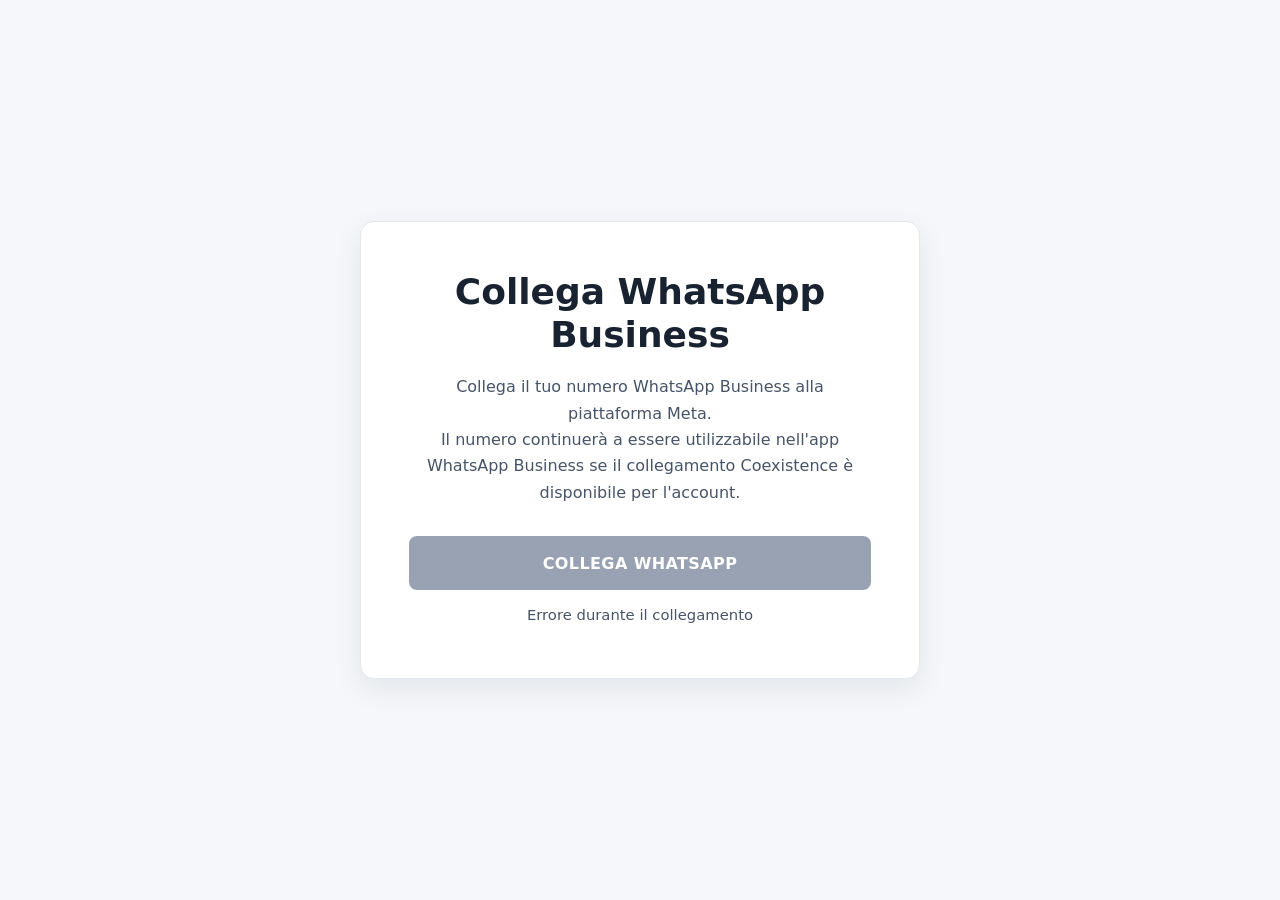
<file: index.html>
<!doctype html>
<html lang="it">
  <head>
    <meta charset="utf-8">
    <meta name="viewport" content="width=device-width, initial-scale=1">
    <meta name="description" content="Collega WhatsApp Business alla piattaforma Meta.">
    <title>Collega WhatsApp Business</title>
    <link rel="stylesheet" href="style.css">
    <script src="app.js?v=coexistence-3" defer></script>
  </head>
  <body>
    <main class="card" aria-labelledby="page-title">
      <h1 id="page-title">Collega WhatsApp Business</h1>
      <p>
        Collega il tuo numero WhatsApp Business alla piattaforma Meta.<br>
        Il numero continuerà a essere utilizzabile nell'app WhatsApp Business se il
        collegamento Coexistence è disponibile per l'account.
      </p>
      <button id="connect-button" type="button" disabled>COLLEGA WHATSAPP</button>
      <p id="status" class="status" role="status" aria-live="polite">
        Inizializzazione Meta...
      </p>
    </main>
  </body>
</html>
</file>
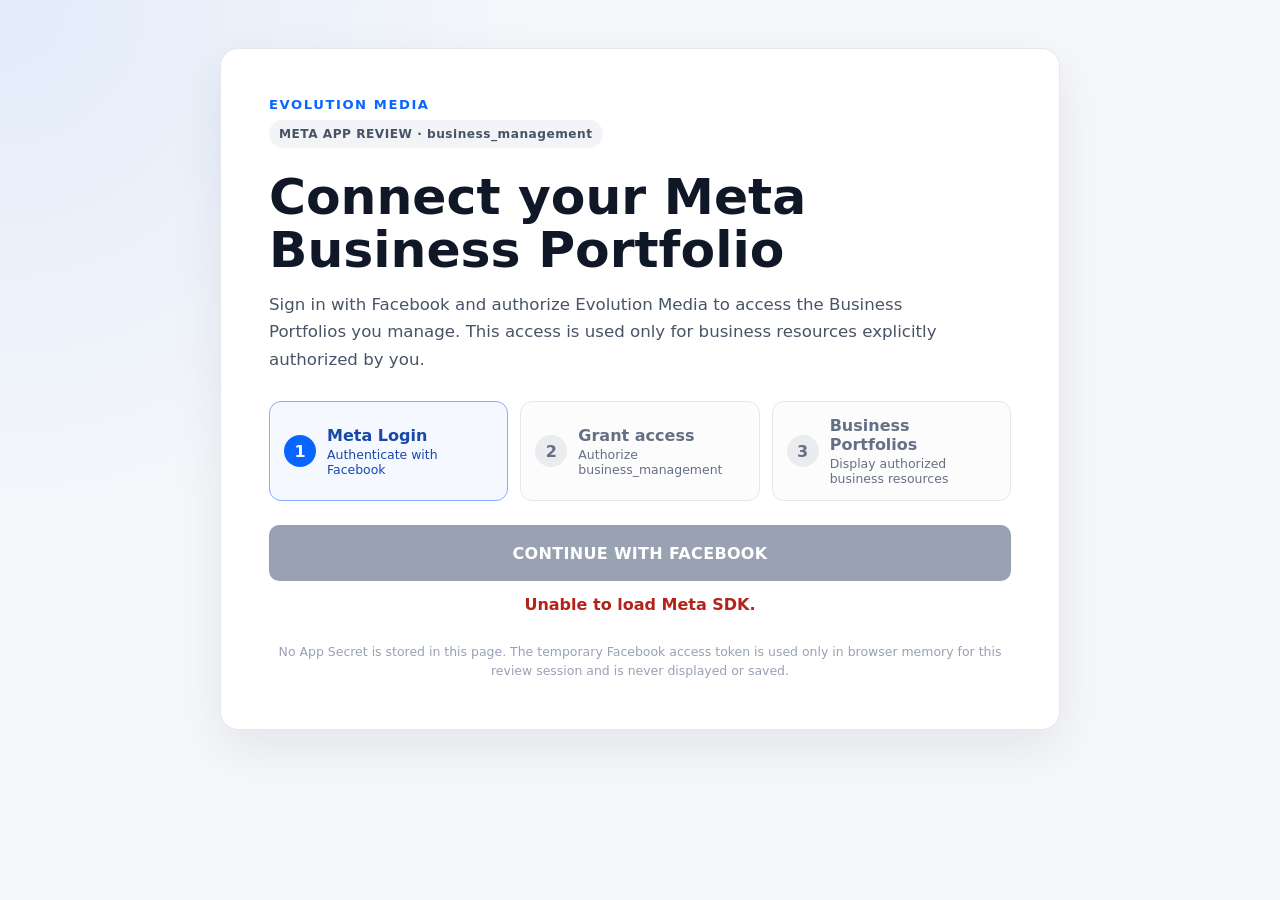
<file: business-management-review.html>
<!doctype html>
<html lang="en">
  <head>
    <meta charset="utf-8">
    <meta name="viewport" content="width=device-width, initial-scale=1">
    <meta name="description" content="Evolution Media business_management permission review demo.">
    <title>Evolution Media – Business Portfolio Access</title>
    <link rel="stylesheet" href="business-management-review.css">
    <script src="business-management-review.js?v=1" defer></script>
  </head>
  <body>
    <main class="shell">
      <section class="card" aria-labelledby="page-title">
        <div class="brand">EVOLUTION MEDIA</div>
        <div class="review-badge">META APP REVIEW · business_management</div>

        <h1 id="page-title">Connect your Meta Business Portfolio</h1>
        <p class="intro">
          Sign in with Facebook and authorize Evolution Media to access the Business Portfolios
          you manage. This access is used only for business resources explicitly authorized by you.
        </p>

        <section class="steps" aria-label="Review flow">
          <div class="step active" id="step-login">
            <span>1</span>
            <div>
              <strong>Meta Login</strong>
              <small>Authenticate with Facebook</small>
            </div>
          </div>

          <div class="step" id="step-permission">
            <span>2</span>
            <div>
              <strong>Grant access</strong>
              <small>Authorize business_management</small>
            </div>
          </div>

          <div class="step" id="step-businesses">
            <span>3</span>
            <div>
              <strong>Business Portfolios</strong>
              <small>Display authorized business resources</small>
            </div>
          </div>
        </section>

        <button id="login-button" type="button" disabled>CONTINUE WITH FACEBOOK</button>

        <p id="status" class="status" role="status" aria-live="polite">Loading Meta SDK…</p>

        <section id="result-panel" class="result-panel" hidden>
          <div class="success-header">
            <span class="success-icon">✓</span>
            <div>
              <h2>Access granted</h2>
              <p><code>business_management</code> is authorized for this session.</p>
            </div>
          </div>

          <div class="permission-row">
            <span>Permission</span>
            <strong id="permission-status">Checking…</strong>
          </div>

          <div class="businesses">
            <div class="businesses-heading">
              <h3>Authorized Business Portfolios</h3>
              <span id="business-count"></span>
            </div>
            <div id="business-list" class="business-list"></div>
          </div>
        </section>

        <p class="privacy-note">
          No App Secret is stored in this page. The temporary Facebook access token is used only
          in browser memory for this review session and is never displayed or saved.
        </p>
      </section>
    </main>
  </body>
</html>
</file>
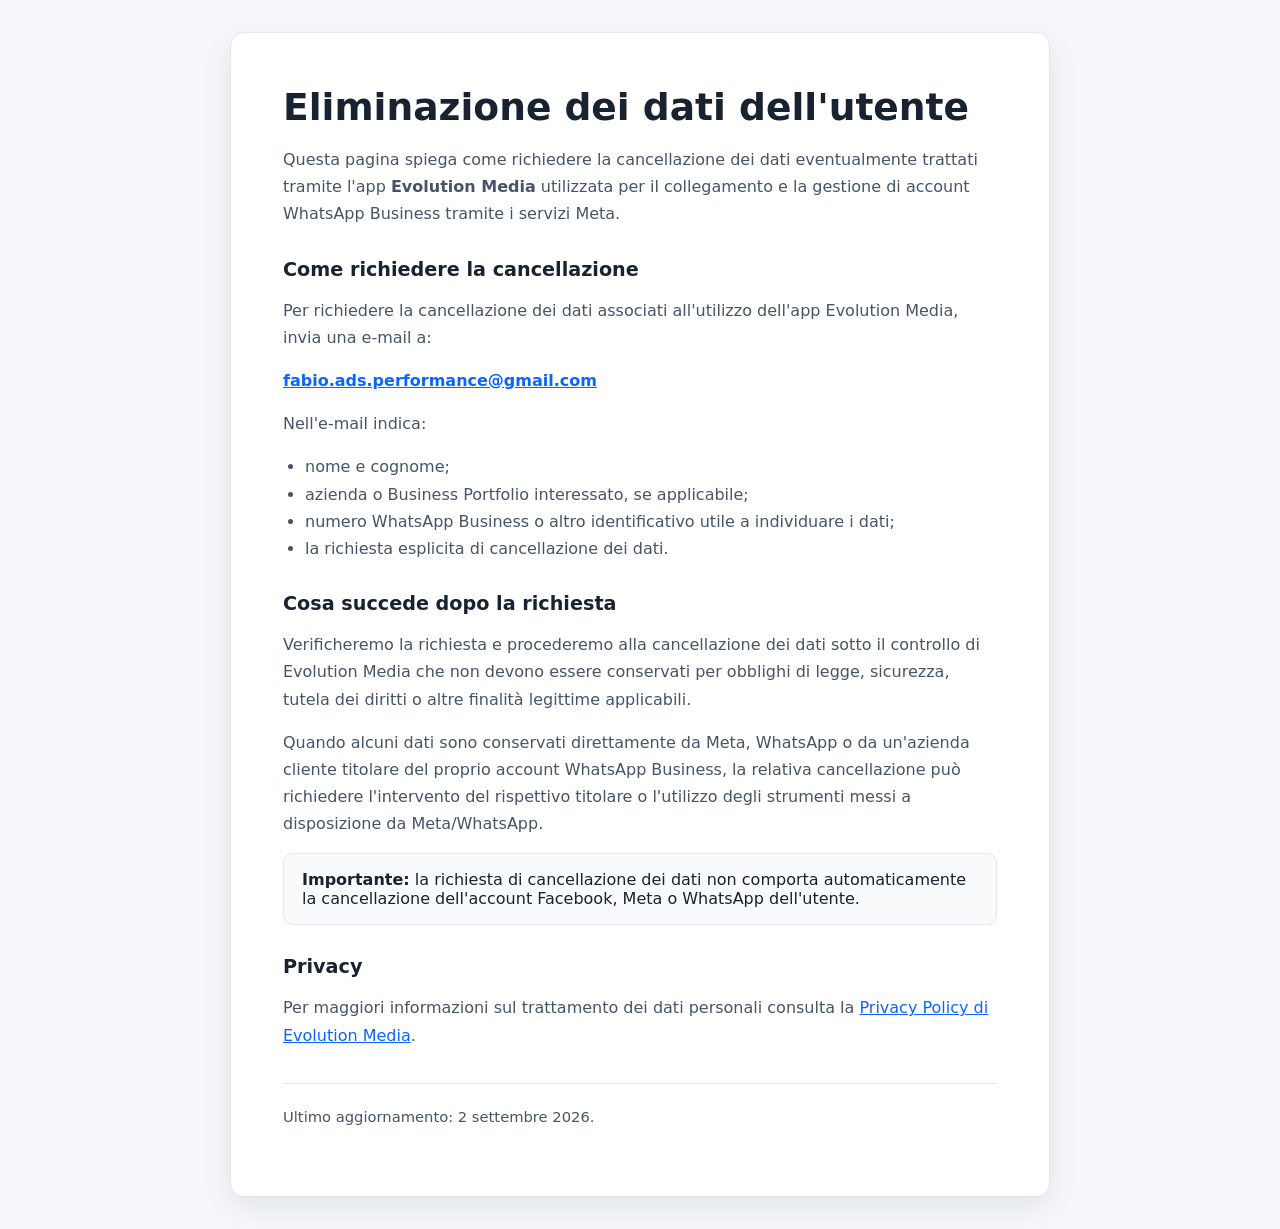
<file: data-deletion.html>
<!doctype html>
<html lang="it">
<head>
  <meta charset="utf-8">
  <meta name="viewport" content="width=device-width, initial-scale=1">
  <meta name="description" content="Istruzioni per richiedere la cancellazione dei dati relativi all'app Evolution Media.">
  <title>Eliminazione dei dati - Evolution Media</title>
  <style>
    :root { color-scheme: light; font-family: Inter, ui-sans-serif, system-ui, -apple-system, BlinkMacSystemFont, "Segoe UI", sans-serif; color:#182230; background:#f5f7fa; }
    * { box-sizing:border-box; }
    body { margin:0; padding:32px 20px; }
    main { width:min(100%, 820px); margin:0 auto; background:#fff; border:1px solid #e4e7ec; border-radius:14px; box-shadow:0 10px 30px rgb(16 24 40 / 8%); padding:clamp(28px,5vw,52px); }
    h1 { margin:0 0 10px; font-size:clamp(1.8rem,4vw,2.35rem); line-height:1.2; }
    h2 { margin:30px 0 10px; font-size:1.2rem; }
    p, li { color:#475467; line-height:1.7; }
    ul, ol { padding-left:22px; }
    a { color:#0866ff; }
    .note { padding:16px 18px; border-radius:10px; background:#f8fafc; border:1px solid #e4e7ec; }
    .footer { margin-top:34px; padding-top:20px; border-top:1px solid #e4e7ec; font-size:.92rem; }
  </style>
</head>
<body>
  <main>
    <h1>Eliminazione dei dati dell'utente</h1>
    <p>Questa pagina spiega come richiedere la cancellazione dei dati eventualmente trattati tramite l'app <strong>Evolution Media</strong> utilizzata per il collegamento e la gestione di account WhatsApp Business tramite i servizi Meta.</p>

    <h2>Come richiedere la cancellazione</h2>
    <p>Per richiedere la cancellazione dei dati associati all'utilizzo dell'app Evolution Media, invia una e-mail a:</p>
    <p><strong><a href="mailto:fabio.ads.performance@gmail.com?subject=Richiesta%20cancellazione%20dati%20-%20Evolution%20Media">fabio.ads.performance@gmail.com</a></strong></p>
    <p>Nell'e-mail indica:</p>
    <ul>
      <li>nome e cognome;</li>
      <li>azienda o Business Portfolio interessato, se applicabile;</li>
      <li>numero WhatsApp Business o altro identificativo utile a individuare i dati;</li>
      <li>la richiesta esplicita di cancellazione dei dati.</li>
    </ul>

    <h2>Cosa succede dopo la richiesta</h2>
    <p>Verificheremo la richiesta e procederemo alla cancellazione dei dati sotto il controllo di Evolution Media che non devono essere conservati per obblighi di legge, sicurezza, tutela dei diritti o altre finalità legittime applicabili.</p>
    <p>Quando alcuni dati sono conservati direttamente da Meta, WhatsApp o da un'azienda cliente titolare del proprio account WhatsApp Business, la relativa cancellazione può richiedere l'intervento del rispettivo titolare o l'utilizzo degli strumenti messi a disposizione da Meta/WhatsApp.</p>

    <div class="note">
      <strong>Importante:</strong> la richiesta di cancellazione dei dati non comporta automaticamente la cancellazione dell'account Facebook, Meta o WhatsApp dell'utente.
    </div>

    <h2>Privacy</h2>
    <p>Per maggiori informazioni sul trattamento dei dati personali consulta la <a href="https://www.iubenda.com/privacy-policy/76092628" target="_blank" rel="noopener noreferrer">Privacy Policy di Evolution Media</a>.</p>

    <p class="footer">Ultimo aggiornamento: 2 settembre 2026.</p>
  </main>
</body>
</html>
</file>
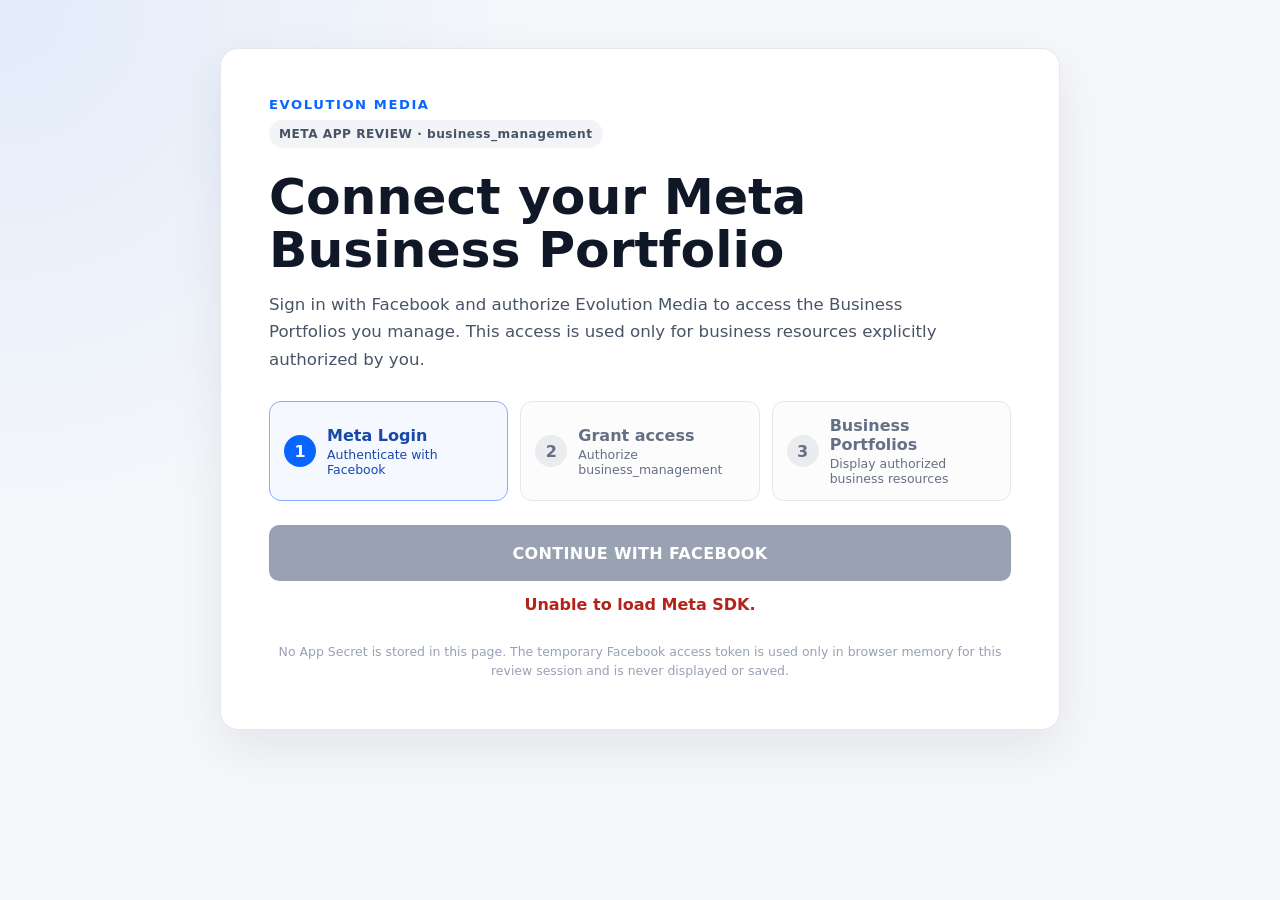
<file: review-demo.html>
<!doctype html>
<html lang="en">
  <head>
    <meta charset="utf-8">
    <meta name="viewport" content="width=device-width, initial-scale=1">
    <meta name="description" content="Evolution Media business_management permission review demo.">
    <title>Evolution Media – Business Portfolio Access</title>
    <link rel="stylesheet" href="review-demo.css">
    <script src="review-demo.js?v=2" defer></script>
  </head>
  <body>
    <main class="shell">
      <section class="card" aria-labelledby="page-title">
        <div class="brand">EVOLUTION MEDIA</div>
        <div class="review-badge">META APP REVIEW · business_management</div>

        <h1 id="page-title">Connect your Meta Business Portfolio</h1>
        <p class="intro">
          Sign in with Facebook and authorize Evolution Media to access the Business Portfolios
          you manage. This access is used only for business resources explicitly authorized by you.
        </p>

        <section class="steps" aria-label="Review flow">
          <div class="step active" id="step-login">
            <span>1</span>
            <div>
              <strong>Meta Login</strong>
              <small>Authenticate with Facebook</small>
            </div>
          </div>

          <div class="step" id="step-permission">
            <span>2</span>
            <div>
              <strong>Grant access</strong>
              <small>Authorize business_management</small>
            </div>
          </div>

          <div class="step" id="step-businesses">
            <span>3</span>
            <div>
              <strong>Business Portfolios</strong>
              <small>Display authorized business resources</small>
            </div>
          </div>
        </section>

        <button id="login-button" type="button" disabled>CONTINUE WITH FACEBOOK</button>

        <p id="status" class="status" role="status" aria-live="polite">Loading Meta SDK…</p>

        <section id="result-panel" class="result-panel" hidden>
          <div class="success-header">
            <span class="success-icon">✓</span>
            <div>
              <h2>Access granted</h2>
              <p><code>business_management</code> is authorized for this session.</p>
            </div>
          </div>

          <div class="permission-row">
            <span>Permission</span>
            <strong id="permission-status">Checking…</strong>
          </div>

          <div class="businesses">
            <div class="businesses-heading">
              <h3>Authorized Business Portfolios</h3>
              <span id="business-count"></span>
            </div>
            <div id="business-list" class="business-list"></div>
          </div>
        </section>

        <p class="privacy-note">
          No App Secret is stored in this page. The temporary Facebook access token is used only
          in browser memory for this review session and is never displayed or saved.
        </p>
      </section>
    </main>
  </body>
</html>
</file>
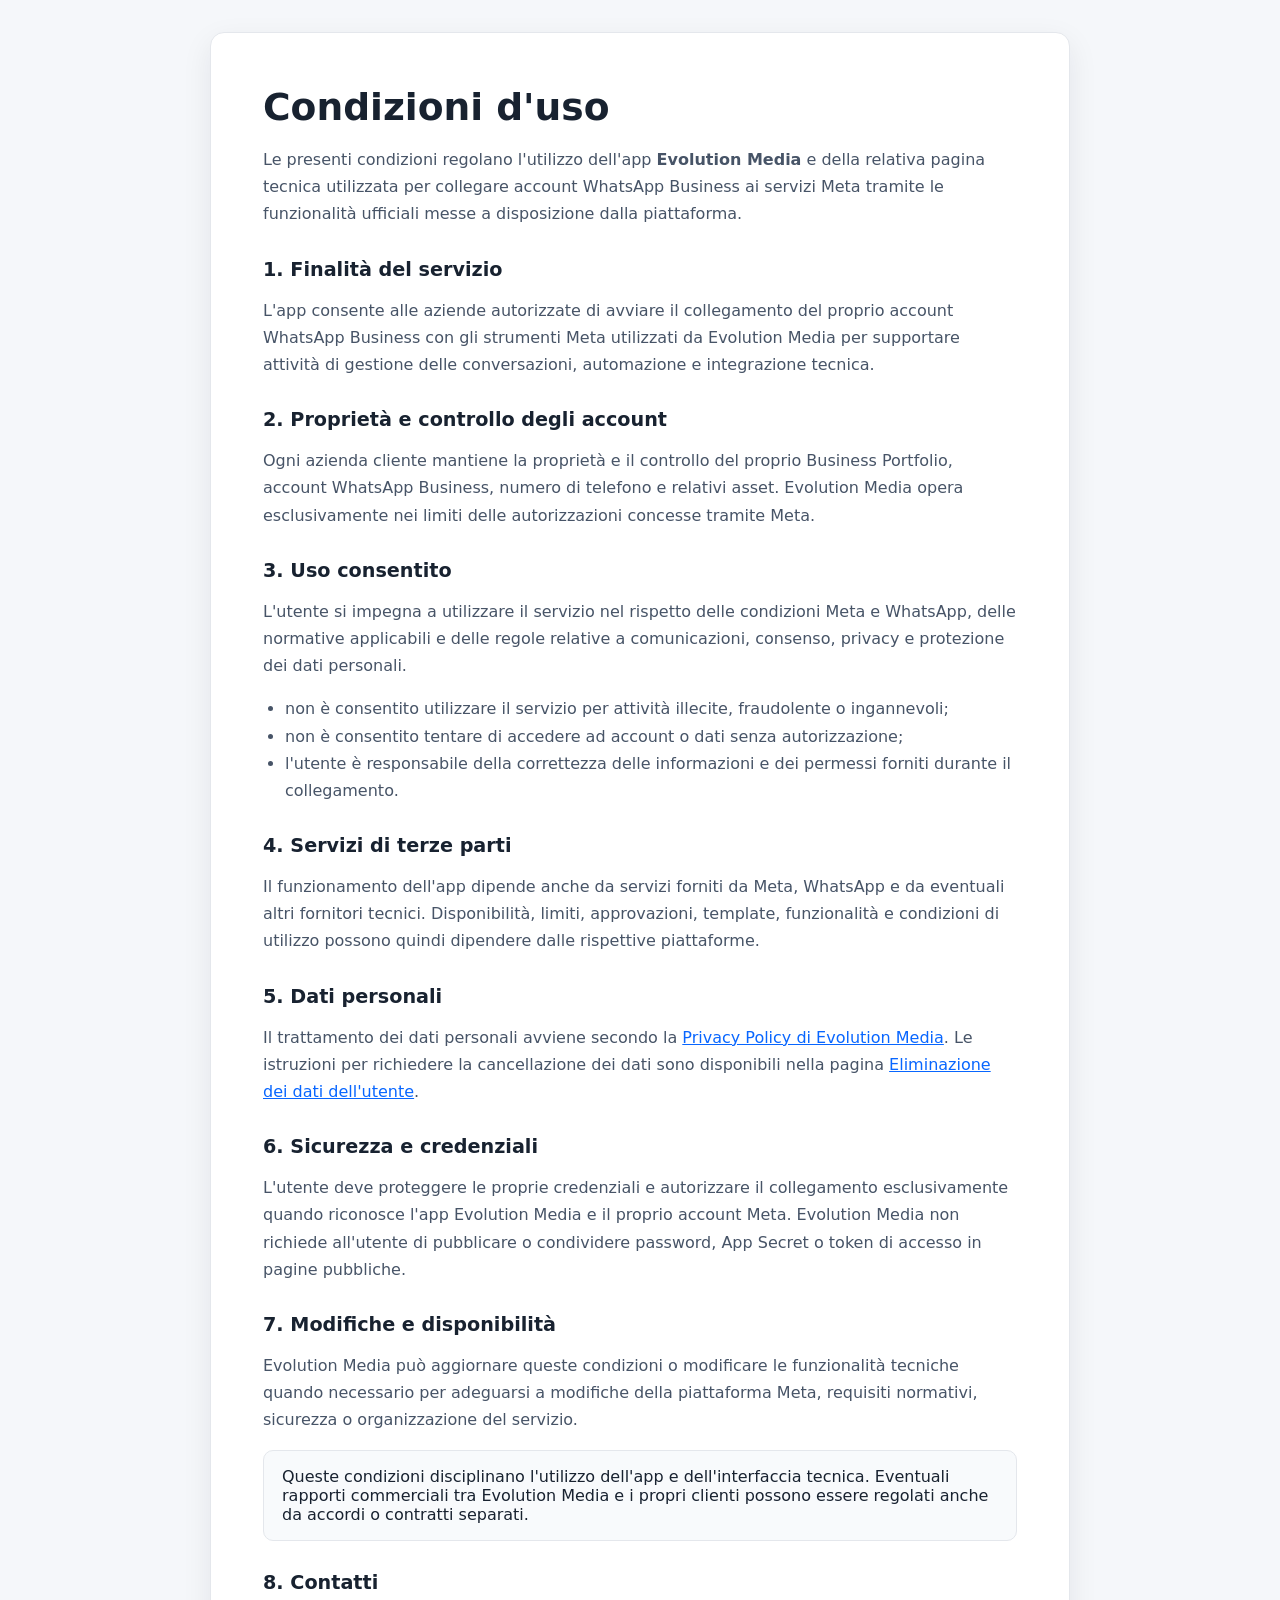
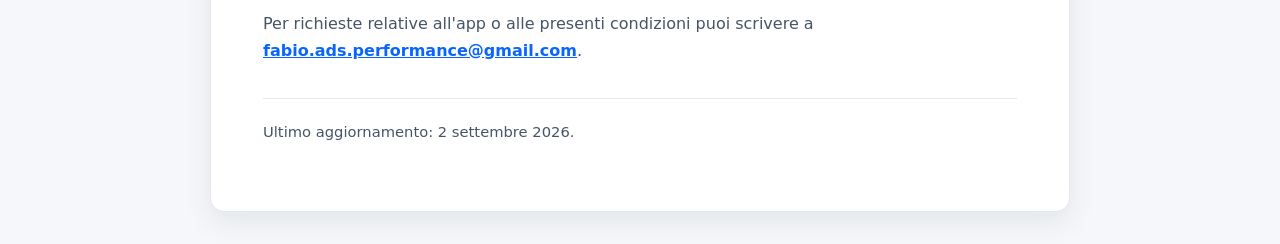
<file: terms.html>
<!doctype html>
<html lang="it">
<head>
  <meta charset="utf-8">
  <meta name="viewport" content="width=device-width, initial-scale=1">
  <meta name="description" content="Condizioni d'uso dell'app Evolution Media per il collegamento di account WhatsApp Business tramite Meta.">
  <title>Condizioni d'uso - Evolution Media</title>
  <style>
    :root { color-scheme: light; font-family: Inter, ui-sans-serif, system-ui, -apple-system, BlinkMacSystemFont, "Segoe UI", sans-serif; color:#182230; background:#f5f7fa; }
    * { box-sizing:border-box; }
    body { margin:0; padding:32px 20px; }
    main { width:min(100%, 860px); margin:0 auto; background:#fff; border:1px solid #e4e7ec; border-radius:14px; box-shadow:0 10px 30px rgb(16 24 40 / 8%); padding:clamp(28px,5vw,52px); }
    h1 { margin:0 0 10px; font-size:clamp(1.8rem,4vw,2.35rem); line-height:1.2; }
    h2 { margin:30px 0 10px; font-size:1.2rem; }
    p, li { color:#475467; line-height:1.7; }
    ul { padding-left:22px; }
    a { color:#0866ff; }
    .note { padding:16px 18px; border-radius:10px; background:#f8fafc; border:1px solid #e4e7ec; }
    .footer { margin-top:34px; padding-top:20px; border-top:1px solid #e4e7ec; font-size:.92rem; }
  </style>
</head>
<body>
  <main>
    <h1>Condizioni d'uso</h1>
    <p>Le presenti condizioni regolano l'utilizzo dell'app <strong>Evolution Media</strong> e della relativa pagina tecnica utilizzata per collegare account WhatsApp Business ai servizi Meta tramite le funzionalità ufficiali messe a disposizione dalla piattaforma.</p>

    <h2>1. Finalità del servizio</h2>
    <p>L'app consente alle aziende autorizzate di avviare il collegamento del proprio account WhatsApp Business con gli strumenti Meta utilizzati da Evolution Media per supportare attività di gestione delle conversazioni, automazione e integrazione tecnica.</p>

    <h2>2. Proprietà e controllo degli account</h2>
    <p>Ogni azienda cliente mantiene la proprietà e il controllo del proprio Business Portfolio, account WhatsApp Business, numero di telefono e relativi asset. Evolution Media opera esclusivamente nei limiti delle autorizzazioni concesse tramite Meta.</p>

    <h2>3. Uso consentito</h2>
    <p>L'utente si impegna a utilizzare il servizio nel rispetto delle condizioni Meta e WhatsApp, delle normative applicabili e delle regole relative a comunicazioni, consenso, privacy e protezione dei dati personali.</p>
    <ul>
      <li>non è consentito utilizzare il servizio per attività illecite, fraudolente o ingannevoli;</li>
      <li>non è consentito tentare di accedere ad account o dati senza autorizzazione;</li>
      <li>l'utente è responsabile della correttezza delle informazioni e dei permessi forniti durante il collegamento.</li>
    </ul>

    <h2>4. Servizi di terze parti</h2>
    <p>Il funzionamento dell'app dipende anche da servizi forniti da Meta, WhatsApp e da eventuali altri fornitori tecnici. Disponibilità, limiti, approvazioni, template, funzionalità e condizioni di utilizzo possono quindi dipendere dalle rispettive piattaforme.</p>

    <h2>5. Dati personali</h2>
    <p>Il trattamento dei dati personali avviene secondo la <a href="https://www.iubenda.com/privacy-policy/76092628" target="_blank" rel="noopener noreferrer">Privacy Policy di Evolution Media</a>. Le istruzioni per richiedere la cancellazione dei dati sono disponibili nella pagina <a href="data-deletion.html">Eliminazione dei dati dell'utente</a>.</p>

    <h2>6. Sicurezza e credenziali</h2>
    <p>L'utente deve proteggere le proprie credenziali e autorizzare il collegamento esclusivamente quando riconosce l'app Evolution Media e il proprio account Meta. Evolution Media non richiede all'utente di pubblicare o condividere password, App Secret o token di accesso in pagine pubbliche.</p>

    <h2>7. Modifiche e disponibilità</h2>
    <p>Evolution Media può aggiornare queste condizioni o modificare le funzionalità tecniche quando necessario per adeguarsi a modifiche della piattaforma Meta, requisiti normativi, sicurezza o organizzazione del servizio.</p>

    <div class="note">
      Queste condizioni disciplinano l'utilizzo dell'app e dell'interfaccia tecnica. Eventuali rapporti commerciali tra Evolution Media e i propri clienti possono essere regolati anche da accordi o contratti separati.
    </div>

    <h2>8. Contatti</h2>
    <p>Per richieste relative all'app o alle presenti condizioni puoi scrivere a <strong><a href="mailto:fabio.ads.performance@gmail.com">fabio.ads.performance@gmail.com</a></strong>.</p>

    <p class="footer">Ultimo aggiornamento: 2 settembre 2026.</p>
  </main>
</body>
</html>
</file>
<file: style.css>
:root {
  color-scheme: light;
  font-family: Inter, ui-sans-serif, system-ui, -apple-system, BlinkMacSystemFont, "Segoe UI", sans-serif;
  color: #182230;
  background: #f5f7fa;
}

* { box-sizing: border-box; }

body {
  min-height: 100vh;
  margin: 0;
  display: grid;
  place-items: center;
  padding: 24px;
}

.card {
  width: min(100%, 560px);
  padding: clamp(28px, 6vw, 48px);
  text-align: center;
  background: #fff;
  border: 1px solid #e4e7ec;
  border-radius: 14px;
  box-shadow: 0 10px 30px rgb(16 24 40 / 8%);
}

h1 {
  margin: 0 0 18px;
  font-size: clamp(1.75rem, 5vw, 2.25rem);
  line-height: 1.2;
}

.card > p:not(.status) {
  margin: 0 0 30px;
  color: #475467;
  line-height: 1.65;
}

button {
  width: 100%;
  min-height: 54px;
  border: 0;
  border-radius: 8px;
  padding: 14px 20px;
  color: #fff;
  background: #0866ff;
  font: inherit;
  font-weight: 700;
  letter-spacing: .025em;
  cursor: pointer;
}

button:hover:not(:disabled) { background: #0758dc; }
button:focus-visible { outline: 3px solid #84adff; outline-offset: 3px; }
button:disabled { background: #98a2b3; cursor: not-allowed; }

.status {
  min-height: 24px;
  margin: 16px 0 0;
  color: #475467;
  font-size: .925rem;
}

@media (max-width: 420px) {
  body { padding: 14px; }
  .card { padding: 28px 20px; }
}
</file>
<file: business-management-review.css>
:root {
  color-scheme: light;
  font-family: Inter, ui-sans-serif, system-ui, -apple-system, BlinkMacSystemFont, "Segoe UI", sans-serif;
  color: #101828;
  background: #f5f7fa;
}

* { box-sizing: border-box; }

body {
  min-height: 100vh;
  margin: 0;
  background:
    radial-gradient(circle at top left, rgba(8, 102, 255, .08), transparent 34rem),
    #f5f7fa;
}

.shell {
  width: min(100%, 880px);
  margin: 0 auto;
  padding: 48px 20px;
}

.card {
  padding: clamp(28px, 5vw, 48px);
  border: 1px solid #e4e7ec;
  border-radius: 18px;
  background: #fff;
  box-shadow: 0 18px 50px rgba(16, 24, 40, .08);
}

.brand {
  margin-bottom: 8px;
  color: #0866ff;
  font-size: .82rem;
  font-weight: 900;
  letter-spacing: .12em;
}

.review-badge {
  display: inline-flex;
  margin-bottom: 22px;
  padding: 7px 10px;
  border-radius: 999px;
  background: #f2f4f7;
  color: #475467;
  font-size: .76rem;
  font-weight: 800;
  letter-spacing: .04em;
}

h1 {
  max-width: 650px;
  margin: 0 0 14px;
  font-size: clamp(2rem, 5vw, 3.15rem);
  line-height: 1.06;
}

.intro {
  max-width: 700px;
  margin: 0 0 28px;
  color: #475467;
  font-size: 1.04rem;
  line-height: 1.65;
}

.steps {
  display: grid;
  grid-template-columns: repeat(3, 1fr);
  gap: 12px;
  margin: 0 0 24px;
}

.step {
  display: flex;
  align-items: center;
  gap: 11px;
  padding: 14px;
  border: 1px solid #e4e7ec;
  border-radius: 12px;
  background: #fcfcfd;
  color: #667085;
}

.step > span {
  display: grid;
  place-items: center;
  flex: 0 0 32px;
  width: 32px;
  height: 32px;
  border-radius: 50%;
  background: #eaecf0;
  font-weight: 900;
}

.step strong,
.step small {
  display: block;
}

.step small {
  margin-top: 2px;
  font-size: .78rem;
}

.step.active {
  border-color: #84adff;
  background: #f5f8ff;
  color: #1849a9;
}

.step.active > span {
  background: #0866ff;
  color: #fff;
}

.step.done {
  border-color: #a6f4c5;
  background: #ecfdf3;
  color: #027a48;
}

.step.done > span {
  background: #12b76a;
  color: #fff;
}

button {
  width: 100%;
  min-height: 56px;
  border: 0;
  border-radius: 10px;
  padding: 14px 20px;
  background: #0866ff;
  color: #fff;
  font: inherit;
  font-weight: 850;
  letter-spacing: .02em;
  cursor: pointer;
}

button:hover:not(:disabled) { background: #0758dc; }
button:disabled { background: #98a2b3; cursor: wait; }

.status {
  min-height: 24px;
  margin: 14px 0 0;
  color: #667085;
  text-align: center;
}

.status.success { color: #027a48; font-weight: 700; }
.status.error { color: #b42318; font-weight: 700; }

.result-panel {
  margin-top: 28px;
  overflow: hidden;
  border: 1px solid #a6f4c5;
  border-radius: 14px;
  background: #fff;
}

.success-header {
  display: flex;
  gap: 14px;
  align-items: center;
  padding: 20px;
  background: #ecfdf3;
}

.success-icon {
  display: grid;
  place-items: center;
  flex: 0 0 42px;
  width: 42px;
  height: 42px;
  border-radius: 50%;
  background: #12b76a;
  color: #fff;
  font-size: 1.4rem;
  font-weight: 900;
}

.success-header h2 {
  margin: 0 0 4px;
  font-size: 1.15rem;
}

.success-header p {
  margin: 0;
  color: #05603a;
}

code {
  padding: 3px 6px;
  border-radius: 5px;
  background: rgba(2, 122, 72, .08);
  font-size: .86em;
}

.permission-row,
.businesses {
  padding: 18px 20px;
}

.permission-row {
  display: flex;
  justify-content: space-between;
  gap: 20px;
  border-bottom: 1px solid #eaecf0;
  color: #475467;
}

.permission-row strong { color: #027a48; }

.businesses-heading {
  display: flex;
  justify-content: space-between;
  align-items: baseline;
  gap: 20px;
  margin-bottom: 12px;
}

.businesses-heading h3 {
  margin: 0;
  font-size: 1rem;
}

.businesses-heading span {
  color: #667085;
  font-size: .85rem;
}

.business-list {
  display: grid;
  gap: 9px;
}

.business-item {
  display: flex;
  align-items: center;
  gap: 12px;
  padding: 12px;
  border: 1px solid #eaecf0;
  border-radius: 10px;
  background: #fcfcfd;
}

.business-icon {
  display: grid;
  place-items: center;
  flex: 0 0 38px;
  width: 38px;
  height: 38px;
  border-radius: 9px;
  background: #eef4ff;
  color: #175cd3;
  font-weight: 900;
}

.business-item strong,
.business-item small {
  display: block;
}

.business-item small {
  margin-top: 3px;
  color: #667085;
}

.empty {
  padding: 14px;
  border-radius: 10px;
  background: #f9fafb;
  color: #667085;
}

.privacy-note {
  margin: 24px 0 0;
  color: #98a2b3;
  font-size: .78rem;
  line-height: 1.5;
  text-align: center;
}

@media (max-width: 720px) {
  .shell { padding: 18px 12px; }
  .card { padding: 24px 18px; }
  .steps { grid-template-columns: 1fr; }
}
</file>
<file: review-demo.css>
:root {
  color-scheme: light;
  font-family: Inter, ui-sans-serif, system-ui, -apple-system, BlinkMacSystemFont, "Segoe UI", sans-serif;
  color: #101828;
  background: #f5f7fa;
}

* { box-sizing: border-box; }

body {
  min-height: 100vh;
  margin: 0;
  background:
    radial-gradient(circle at top left, rgba(8, 102, 255, .08), transparent 34rem),
    #f5f7fa;
}

.shell {
  width: min(100%, 880px);
  margin: 0 auto;
  padding: 48px 20px;
}

.card {
  padding: clamp(28px, 5vw, 48px);
  border: 1px solid #e4e7ec;
  border-radius: 18px;
  background: #fff;
  box-shadow: 0 18px 50px rgba(16, 24, 40, .08);
}

.brand {
  margin-bottom: 8px;
  color: #0866ff;
  font-size: .82rem;
  font-weight: 900;
  letter-spacing: .12em;
}

.review-badge {
  display: inline-flex;
  margin-bottom: 22px;
  padding: 7px 10px;
  border-radius: 999px;
  background: #f2f4f7;
  color: #475467;
  font-size: .76rem;
  font-weight: 800;
  letter-spacing: .04em;
}

h1 {
  max-width: 650px;
  margin: 0 0 14px;
  font-size: clamp(2rem, 5vw, 3.15rem);
  line-height: 1.06;
}

.intro {
  max-width: 700px;
  margin: 0 0 28px;
  color: #475467;
  font-size: 1.04rem;
  line-height: 1.65;
}

.steps {
  display: grid;
  grid-template-columns: repeat(3, 1fr);
  gap: 12px;
  margin: 0 0 24px;
}

.step {
  display: flex;
  align-items: center;
  gap: 11px;
  padding: 14px;
  border: 1px solid #e4e7ec;
  border-radius: 12px;
  background: #fcfcfd;
  color: #667085;
}

.step > span {
  display: grid;
  place-items: center;
  flex: 0 0 32px;
  width: 32px;
  height: 32px;
  border-radius: 50%;
  background: #eaecf0;
  font-weight: 900;
}

.step strong,
.step small {
  display: block;
}

.step small {
  margin-top: 2px;
  font-size: .78rem;
}

.step.active {
  border-color: #84adff;
  background: #f5f8ff;
  color: #1849a9;
}

.step.active > span {
  background: #0866ff;
  color: #fff;
}

.step.done {
  border-color: #a6f4c5;
  background: #ecfdf3;
  color: #027a48;
}

.step.done > span {
  background: #12b76a;
  color: #fff;
}

button {
  width: 100%;
  min-height: 56px;
  border: 0;
  border-radius: 10px;
  padding: 14px 20px;
  background: #0866ff;
  color: #fff;
  font: inherit;
  font-weight: 850;
  letter-spacing: .02em;
  cursor: pointer;
}

button:hover:not(:disabled) { background: #0758dc; }
button:disabled { background: #98a2b3; cursor: wait; }

.status {
  min-height: 24px;
  margin: 14px 0 0;
  color: #667085;
  text-align: center;
}

.status.success { color: #027a48; font-weight: 700; }
.status.error { color: #b42318; font-weight: 700; }

.result-panel {
  margin-top: 28px;
  overflow: hidden;
  border: 1px solid #a6f4c5;
  border-radius: 14px;
  background: #fff;
}

.success-header {
  display: flex;
  gap: 14px;
  align-items: center;
  padding: 20px;
  background: #ecfdf3;
}

.success-icon {
  display: grid;
  place-items: center;
  flex: 0 0 42px;
  width: 42px;
  height: 42px;
  border-radius: 50%;
  background: #12b76a;
  color: #fff;
  font-size: 1.4rem;
  font-weight: 900;
}

.success-header h2 {
  margin: 0 0 4px;
  font-size: 1.15rem;
}

.success-header p {
  margin: 0;
  color: #05603a;
}

code {
  padding: 3px 6px;
  border-radius: 5px;
  background: rgba(2, 122, 72, .08);
  font-size: .86em;
}

.permission-row,
.businesses {
  padding: 18px 20px;
}

.permission-row {
  display: flex;
  justify-content: space-between;
  gap: 20px;
  border-bottom: 1px solid #eaecf0;
  color: #475467;
}

.permission-row strong { color: #027a48; }

.businesses-heading {
  display: flex;
  justify-content: space-between;
  align-items: baseline;
  gap: 20px;
  margin-bottom: 12px;
}

.businesses-heading h3 {
  margin: 0;
  font-size: 1rem;
}

.businesses-heading span {
  color: #667085;
  font-size: .85rem;
}

.business-list {
  display: grid;
  gap: 9px;
}

.business-item {
  display: flex;
  align-items: center;
  gap: 12px;
  padding: 12px;
  border: 1px solid #eaecf0;
  border-radius: 10px;
  background: #fcfcfd;
}

.business-icon {
  display: grid;
  place-items: center;
  flex: 0 0 38px;
  width: 38px;
  height: 38px;
  border-radius: 9px;
  background: #eef4ff;
  color: #175cd3;
  font-weight: 900;
}

.business-item strong,
.business-item small {
  display: block;
}

.business-item small {
  margin-top: 3px;
  color: #667085;
}

.empty {
  padding: 14px;
  border-radius: 10px;
  background: #f9fafb;
  color: #667085;
}

.privacy-note {
  margin: 24px 0 0;
  color: #98a2b3;
  font-size: .78rem;
  line-height: 1.5;
  text-align: center;
}

@media (max-width: 720px) {
  .shell { padding: 18px 12px; }
  .card { padding: 24px 18px; }
  .steps { grid-template-columns: 1fr; }
}
</file>
